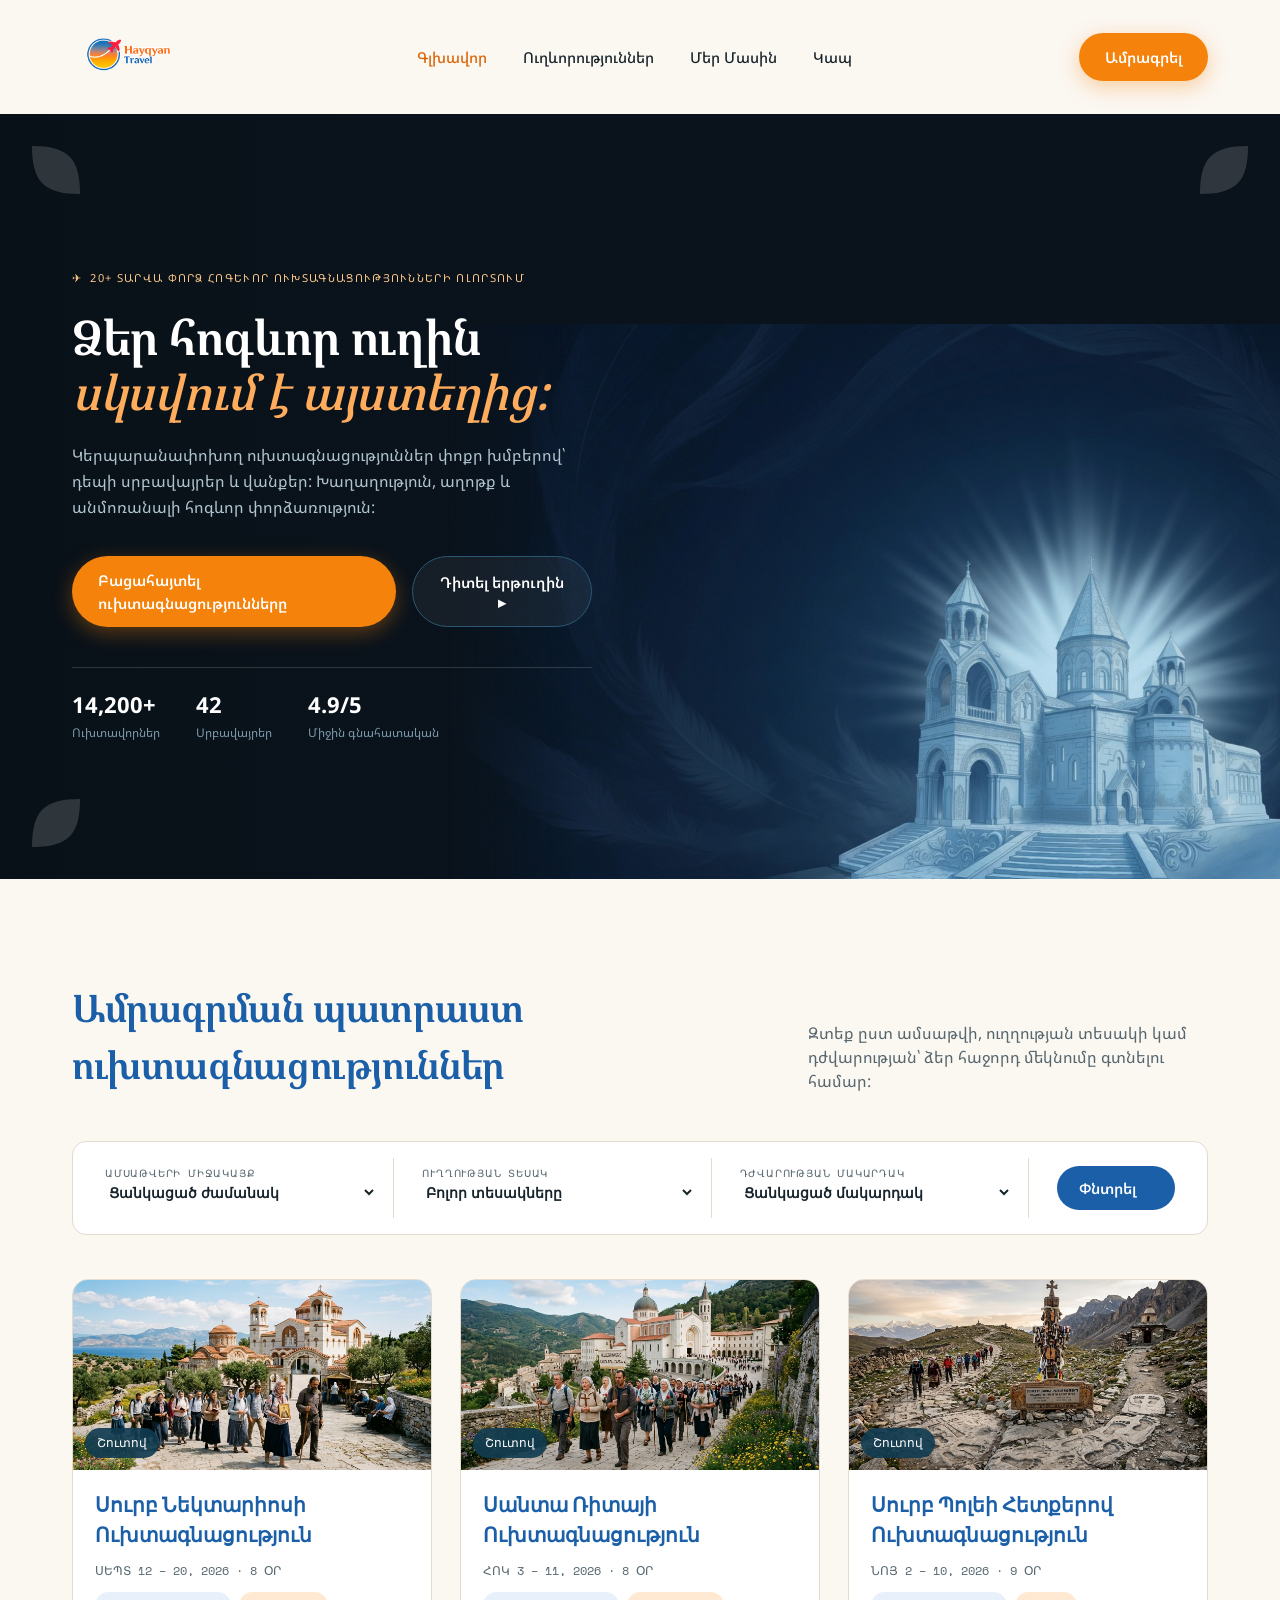
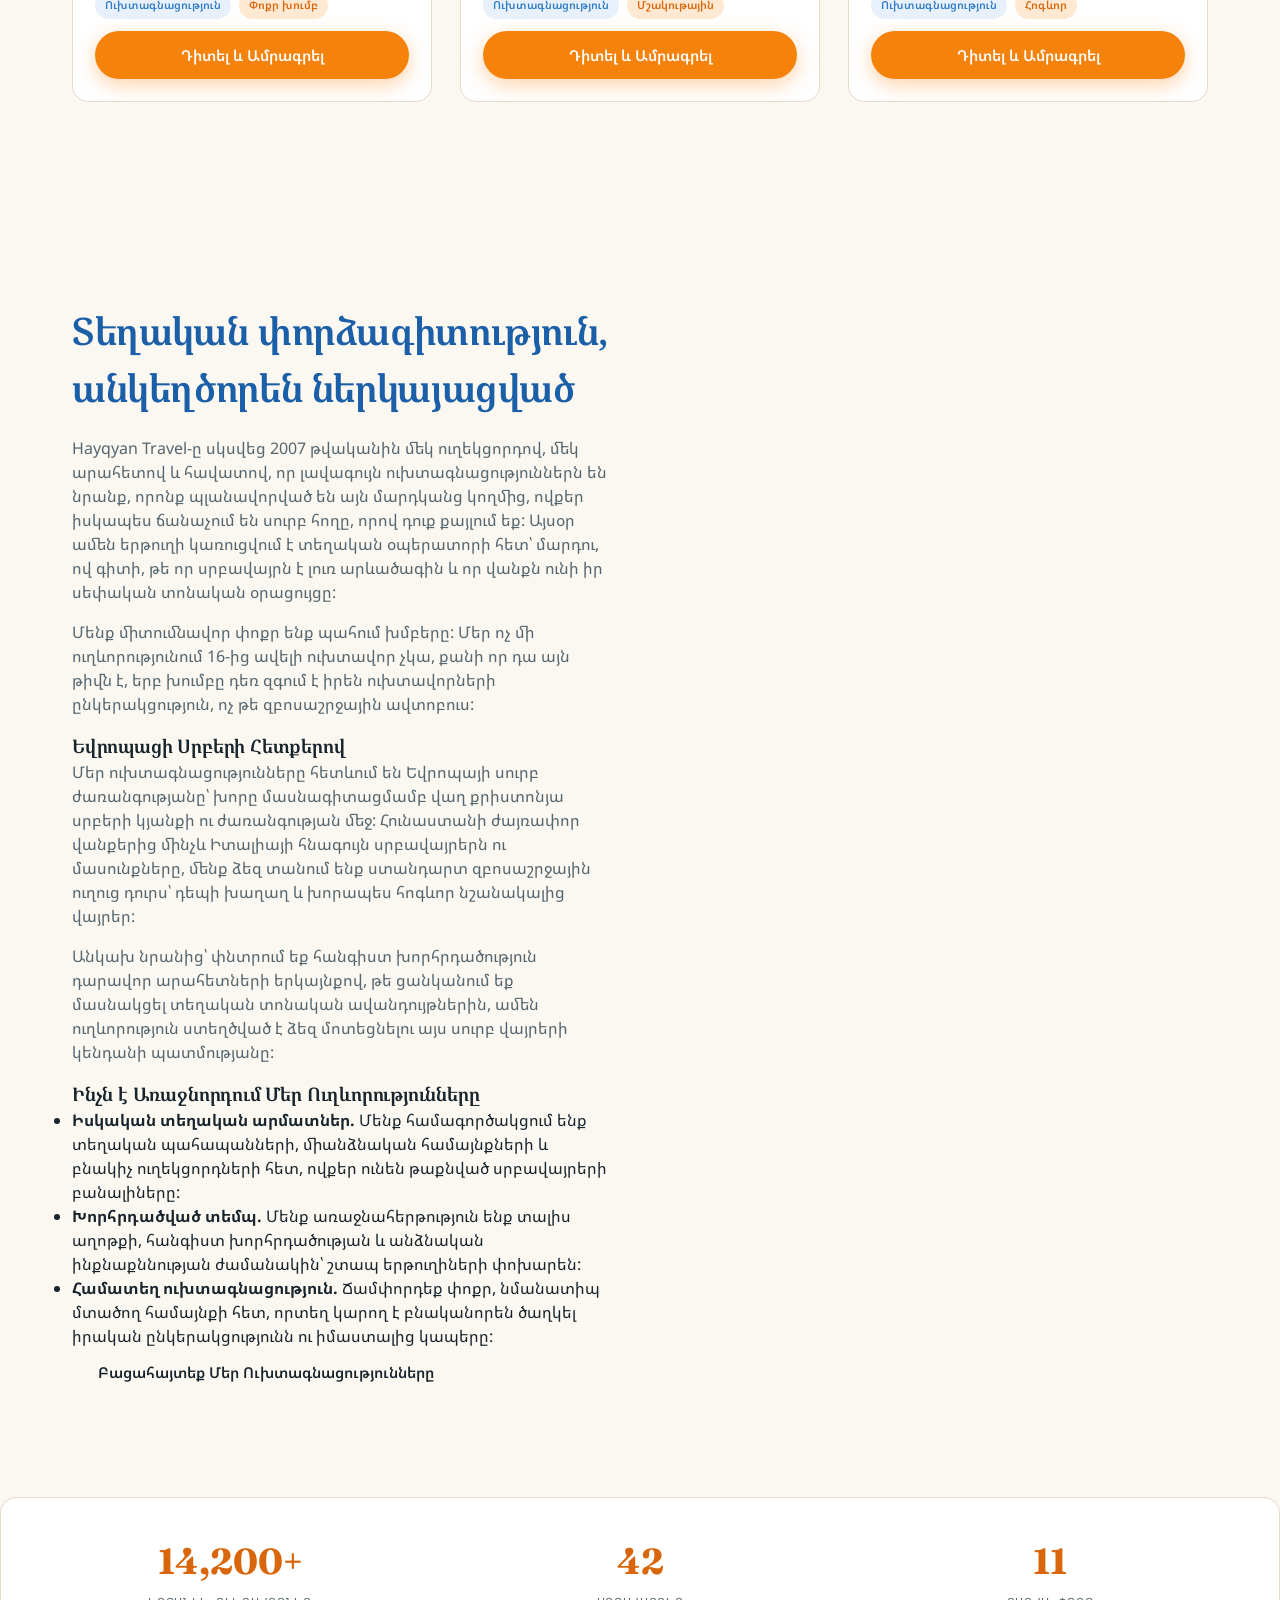
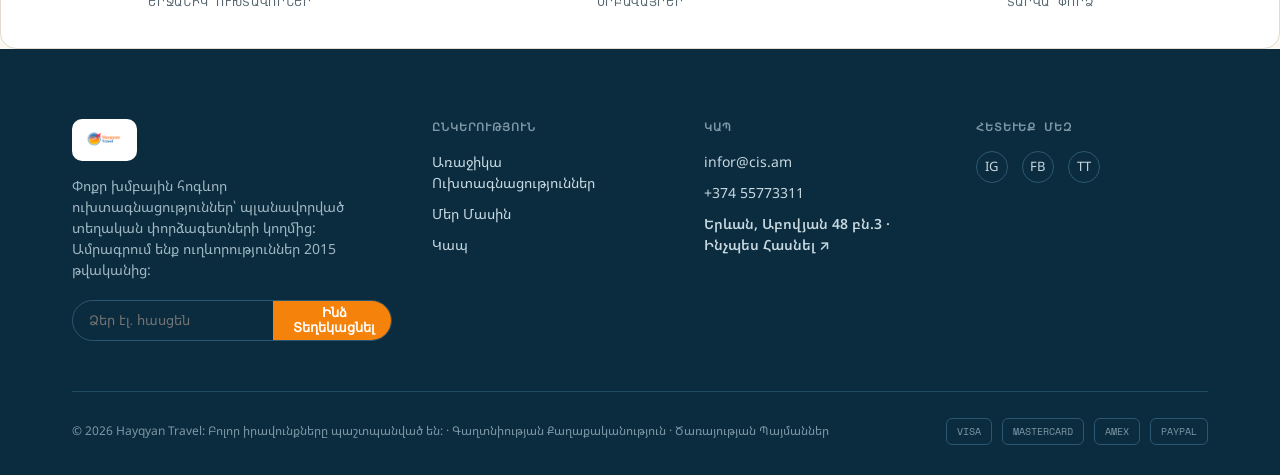
<file: site/index.html>
<!DOCTYPE html>
<html lang="hy">

<head>
  <meta charset="UTF-8">
  <meta name="viewport" content="width=device-width, initial-scale=1.0">
  <title>Hayqyan Travel — Հոգևոր Ուխտագնացություններ</title>

  <!-- Fonts -->
  <link rel="preconnect" href="https://fonts.googleapis.com">
  <link rel="preconnect" href="https://fonts.gstatic.com" crossorigin>
  <link
    href="https://fonts.googleapis.com/css2?family=Fraunces:ital,opsz,wght@0,9..144,400;0,9..144,600;0,9..144,700;1,9..144,500&family=Inter:wght@400;500;600;700&family=Noto+Sans+Armenian:wght@400;500;600;700&family=Noto+Serif+Armenian:wght@500;600;700&family=Space+Mono:wght@400;700&display=swap"
    rel="stylesheet">

  <link rel="stylesheet" href="style.css">
</head>

<body>

  <header>
    <div class="nav">
      <a href="index.html" class="logo"><img src="Assets/logo.png" alt="Hayqyan Travel"></a>
      <nav class="nav-links">
        <a href="index.html">Գլխավոր</a>
        <a href="tours.html">Ուղևորություններ</a>
        <a href="about.html">Մեր Մասին</a>
        <a href="contact.html">Կապ</a>
      </nav>
      <div class="nav-right">
        <a href="tours.html" class="btn btn-persimmon">Ամրագրել</a>
      </div>
    </div>
  </header>

  <!-- ARMENIAN SPIRITUAL HERO SECTION -->
  <section class="hero" id="home">
    <!-- Corner Ornaments -->
    <div class="ornament ornament-top-left"></div>
    <div class="ornament ornament-top-right"></div>
    <div class="ornament ornament-bottom-left"></div>
    <div class="ornament ornament-bottom-right"></div>

    <div class="wrap hero-wrap">
      <!-- Left Column: All Text & Buttons -->
      <div class="hero-content">
        <div class="hero-eyebrow">
          <span>✈</span> 20+ տարվա փորձ հոգևոր ուխտագնացությունների ոլորտում
        </div>

        <h1>Ձեր հոգևոր ուղին <em>սկսվում է այստեղից:</em></h1>

        <p class="sub">
          Կերպարանափոխող ուխտագնացություններ փոքր խմբերով՝ դեպի սրբավայրեր և վանքեր:
          Խաղաղություն, աղոթք և անմոռանալի հոգևոր փորձառություն:
        </p>

        <div class="hero-ctas">
          <a href="tours.html" class="btn btn-persimmon">Բացահայտել ուխտագնացությունները</a>
          <button class="btn btn-ghost hero-trailer-btn">Դիտել երթուղին ▸</button>
        </div>

        <div class="hero-trust">
          <div><b>14,200+</b><span>Ուխտավորներ</span></div>
          <div><b>42</b><span>Սրբավայրեր</span></div>
          <div><b>4.9/5</b><span>Միջին գնահատական</span></div>
        </div>
      </div>
    </div>

    <!-- Church Image Element -->
    <img src="Assets/ejmiatsin.png" alt="Էջմիածնի եկեղեցի" class="hero-church-img">
  </section>

  <section id="tours">
    <div class="wrap">
      <div class="section-head">
        <h2>Ամրագրման պատրաստ ուխտագնացություններ</h2>
        <p>Զտեք ըստ ամսաթվի, ուղղության տեսակի կամ դժվարության՝ ձեր հաջորդ մեկնումը գտնելու համար:</p>
      </div>

      <form class="filter-bar" id="tour-filter-form">
        <div class="filter-pill">
          <label for="filter-date">Ամսաթվերի միջակայք</label>
          <select id="filter-date">
            <option value="all">Ցանկացած ժամանակ</option>
            <option value="30days">Հաջորդ 30 օրում</option>
            <option value="fall2026">Սեպտ. – Նոյ. 2026</option>
            <option value="2027">2027 սեզոն</option>
          </select>
        </div>
        <div class="filter-pill">
          <label for="filter-type">Ուղղության տեսակ</label>
          <select id="filter-type">
            <option value="all">Բոլոր տեսակները</option>
            <option value="mountain">Լեռնային</option>
            <option value="coastal">Ափամերձ</option>
            <option value="cultural">Մշակութային</option>
            <option value="wildlife">Վայրի բնություն</option>
          </select>
        </div>
        <div class="filter-pill">
          <label for="filter-difficulty">Դժվարության մակարդակ</label>
          <select id="filter-difficulty">
            <option value="all">Ցանկացած մակարդակ</option>
            <option value="easy">Հեշտ</option>
            <option value="moderate">Միջին</option>
            <option value="challenging">Բարդ</option>
          </select>
        </div>
        <div class="filter-pill" style="flex:0;">
          <button type="submit" class="btn btn-ocean" style="padding:12px 22px;">Փնտրել</button>
        </div>
      </form>

      <div class="tours-grid">
        <div class="tour-card" data-tour-id="st-nektarios">
          <div class="tour-img" style="background-image:url('Assets/stnektarios.png')">
            <div class="tour-price-badge">Շուտով</div>
          </div>
          <div class="tour-body">
            <div class="tour-dest">Սուրբ Նեկտարիոսի Ուխտագնացություն</div>
            <div class="tour-dates">Սեպտ 12 – 20, 2026 · 8 օր</div>
            <div class="tour-tags"><span class="tag">Ուխտագնացություն</span><span class="tag alt">Փոքր խումբ</span></div>
            <a href="tours.html?id=st-nektarios" class="btn btn-persimmon">Դիտել և Ամրագրել</a>
          </div>
        </div>
        <div class="tour-card" data-tour-id="santa-rita">
          <div class="tour-img" style="background-image:url('Assets/strita.png')">
            <div class="tour-price-badge">Շուտով</div>
          </div>
          <div class="tour-body">
            <div class="tour-dest">Սանտա Ռիտայի Ուխտագնացություն</div>
            <div class="tour-dates">Հոկ 3 – 11, 2026 · 8 օր</div>
            <div class="tour-tags"><span class="tag">Ուխտագնացություն</span><span class="tag alt">Մշակութային</span></div>
            <a href="tours.html?id=santa-rita" class="btn btn-persimmon">Դիտել և Ամրագրել</a>
          </div>
        </div>
        <div class="tour-card" data-tour-id="st-pole">
          <div class="tour-img" style="background-image:url('Assets/stpolefootprints.png')">
            <div class="tour-price-badge">Շուտով</div>
          </div>
          <div class="tour-body">
            <div class="tour-dest">Սուրբ Պոլեի Հետքերով Ուխտագնացություն</div>
            <div class="tour-dates">Նոյ 2 – 10, 2026 · 9 օր</div>
            <div class="tour-tags"><span class="tag">Ուխտագնացություն</span><span class="tag alt">Հոգևոր</span></div>
            <a href="tours.html?id=st-pole" class="btn btn-persimmon">Դիտել և Ամրագրել</a>
          </div>
        </div>
      </div>
    </div>
  </section>

  <section id="about">
    <div class="wrap">
      <div class="about-top">
        <div class="about-section">
          <h2>Տեղական փորձագիտություն, անկեղծորեն ներկայացված</h2>

          <p>Hayqyan Travel-ը սկսվեց 2007 թվականին մեկ ուղեկցորդով, մեկ արահետով և հավատով, որ լավագույն
            ուխտագնացություններն են նրանք, որոնք պլանավորված են այն մարդկանց կողմից, ովքեր իսկապես ճանաչում են
            սուրբ հողը, որով դուք քայլում եք: Այսօր ամեն երթուղի կառուցվում է տեղական օպերատորի հետ՝ մարդու, ով
            գիտի, թե որ սրբավայրն է լուռ արևածագին և որ վանքն ունի իր սեփական տոնական օրացույցը:</p>

          <p>Մենք միտումնավոր փոքր ենք պահում խմբերը: Մեր ոչ մի ուղևորությունում 16-ից ավելի ուխտավոր չկա, քանի որ
            դա այն թիվն է, երբ խումբը դեռ զգում է իրեն ուխտավորների ընկերակցություն, ոչ թե զբոսաշրջային ավտոբուս:</p>

          <h3>Եվրոպացի Սրբերի Հետքերով</h3>
          <p>Մեր ուխտագնացությունները հետևում են Եվրոպայի սուրբ ժառանգությանը՝ խորը մասնագիտացմամբ վաղ քրիստոնյա
            սրբերի կյանքի ու ժառանգության մեջ: Հունաստանի ժայռափոր վանքերից մինչև Իտալիայի հնագույն սրբավայրերն
            ու մասունքները, մենք ձեզ տանում ենք ստանդարտ զբոսաշրջային ուղուց դուրս՝ դեպի խաղաղ և խորապես հոգևոր
            նշանակալից վայրեր:</p>

          <p>Անկախ նրանից՝ փնտրում եք հանգիստ խորհրդածություն դարավոր արահետների երկայնքով, թե ցանկանում եք
            մասնակցել տեղական տոնական ավանդույթներին, ամեն ուղևորություն ստեղծված է ձեզ մոտեցնելու այս սուրբ
            վայրերի կենդանի պատմությանը:</p>

          <h3>Ինչն է Առաջնորդում Մեր Ուղևորությունները</h3>
          <ul>
            <li><strong>Իսկական տեղական արմատներ.</strong> Մենք համագործակցում ենք տեղական պահապանների,
              միանձնական համայնքների և բնակիչ ուղեկցորդների հետ, ովքեր ունեն թաքնված սրբավայրերի բանալիները:</li>
            <li><strong>Խորհրդածված տեմպ.</strong> Մենք առաջնահերթություն ենք տալիս աղոթքի, հանգիստ խորհրդածության
              և անձնական ինքնաքննության ժամանակին՝ շտապ երթուղիների փոխարեն:</li>
            <li><strong>Համատեղ ուխտագնացություն.</strong> Ճամփորդեք փոքր, նմանատիպ մտածող համայնքի հետ, որտեղ
              կարող է բնականորեն ծաղկել իրական ընկերակցությունն ու իմաստալից կապերը:</li>
          </ul>

          <div class="about-cta">
            <a href="#tours" class="btn">Բացահայտեք Մեր Ուխտագնացությունները</a>
          </div>
        </div>
      </div>
    </div>
  </section>
  <div class="stat-row">
    <div class="stat"><b>14,200+</b><span>Երջանիկ ուխտավորներ</span></div>
    <div class="stat"><b>42</b><span>Սրբավայրեր</span></div>
    <div class="stat"><b>11</b><span>Տարվա փորձ</span></div>
  </div>
  </div>
  </div>
  </section>

  <footer id="contact">
    <div class="wrap">
      <div class="footer-top">
        <div class="footer-brand">
          <a href="index.html" class="logo"><img src="Assets/logo.png" alt="Hayqyan Travel"></a>
          <p>Փոքր խմբային հոգևոր ուխտագնացություններ՝ պլանավորված տեղական փորձագետների կողմից: Ամրագրում ենք
            ուղևորություններ 2015 թվականից:</p>
          <form class="newsletter" id="newsletter-form">
            <input type="email" placeholder="Ձեր էլ. հասցեն" required>
            <button type="submit">Ինձ Տեղեկացնել</button>
          </form>
        </div>
        <div class="footer-col">
          <h5>Ընկերություն</h5>
          <a href="tours.html">Առաջիկա Ուխտագնացություններ</a>
          <a href="about.html">Մեր Մասին</a>
          <a href="contact.html">Կապ</a>
        </div>
        <div class="footer-col">
          <h5>Կապ</h5>
          <p>infor@cis.am</p>
          <p>+374 55773311</p>
          <a class="directions-link" style="color:#C7D8E1;"
            href="https://maps.app.goo.gl/GSa9FyJjwZWsJtGd9" target="_blank"
            rel="noopener">Երևան, Աբովյան 48 բն.3 · Ինչպես Հասնել ↗</a>
        </div>
        <div class="footer-col">
          <h5>Հետևեք Մեզ</h5>
          <div class="social">
            <a href="#" aria-label="Instagram">IG</a>
            <a href="#" aria-label="Facebook">FB</a>
            <a href="#" aria-label="TikTok">TT</a>
          </div>
        </div>
      </div>
      <div class="footer-bottom">
        <span>© 2026 Hayqyan Travel: Բոլոր իրավունքները պաշտպանված են: · Գաղտնիության Քաղաքականություն · Ծառայության
          Պայմաններ</span>
        <div class="payment-badges">
          <span>VISA</span><span>MASTERCARD</span><span>AMEX</span><span>PAYPAL</span>
        </div>
      </div>
    </div>
  </footer>

  <script src="script.js"></script>
</body>

</html>
</file>
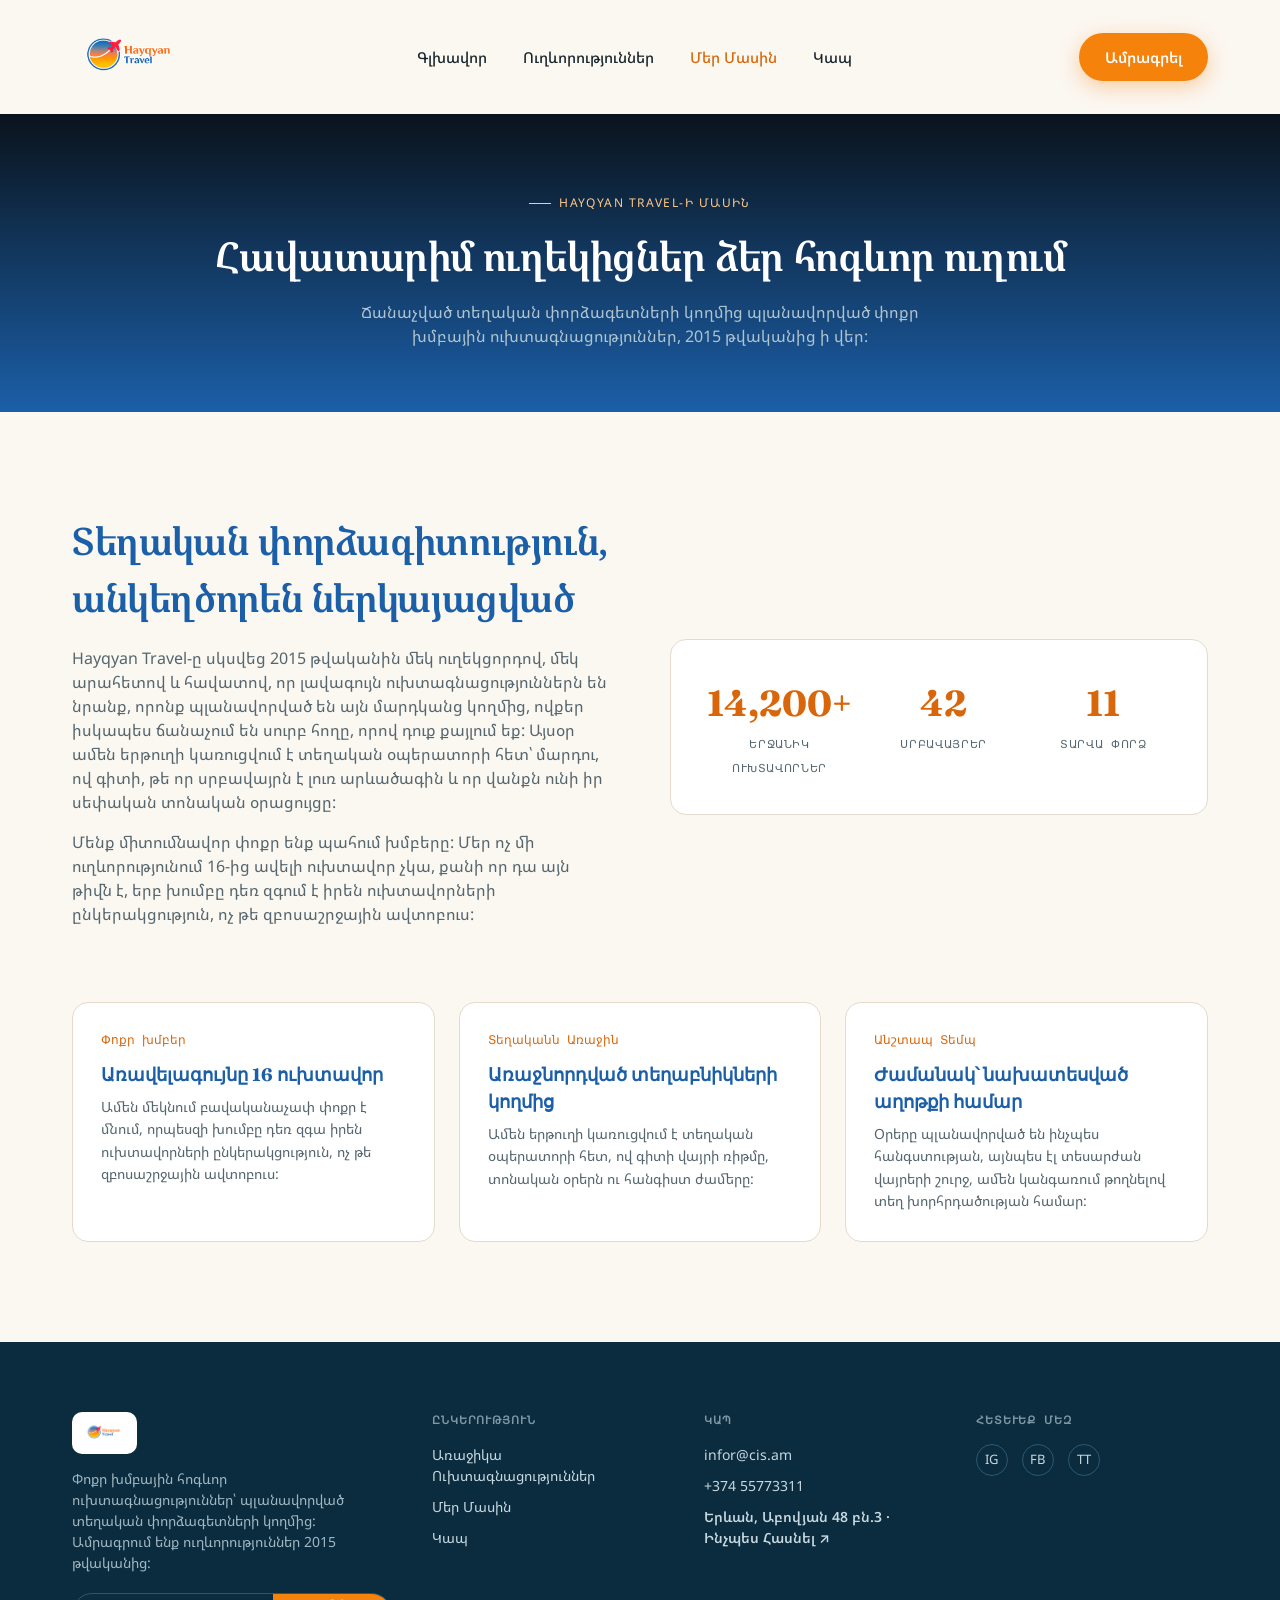
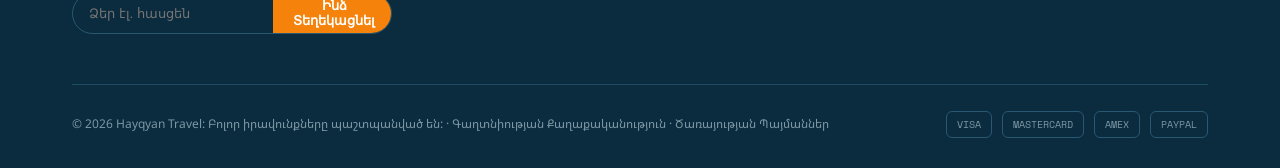
<file: site/about.html>
<!DOCTYPE html>
<html lang="hy">

<head>
  <meta charset="UTF-8">
  <meta name="viewport" content="width=device-width, initial-scale=1.0">
  <title>Մեր Մասին — Hayqyan Travel</title>

  <link rel="preconnect" href="https://fonts.googleapis.com">
  <link rel="preconnect" href="https://fonts.gstatic.com" crossorigin>
  <link
    href="https://fonts.googleapis.com/css2?family=Fraunces:ital,opsz,wght@0,9..144,400;0,9..144,600;0,9..144,700;1,9..144,500&family=Inter:wght@400;500;600;700&family=Noto+Sans+Armenian:wght@400;500;600;700&family=Noto+Serif+Armenian:wght@500;600;700&family=Space+Mono:wght@400;700&display=swap"
    rel="stylesheet">

  <link rel="stylesheet" href="style.css">
</head>

<body>

  <header>
    <div class="nav">
      <a href="index.html" class="logo"><img src="Assets/logo.png" alt="Hayqyan Travel"></a>
      <nav class="nav-links">
        <a href="index.html">Գլխավոր</a>
        <a href="tours.html">Ուղևորություններ</a>
        <a href="about.html">Մեր Մասին</a>
        <a href="contact.html">Կապ</a>
      </nav>
      <div class="nav-right">
        <a href="tours.html" class="btn btn-persimmon">Ամրագրել</a>
      </div>
    </div>
  </header>

  <section class="page-hero">
    <div class="wrap">
      <div class="eyebrow">Hayqyan Travel-ի Մասին</div>
      <h1>Հավատարիմ ուղեկիցներ ձեր հոգևոր ուղում</h1>
      <p>Ճանաչված տեղական փորձագետների կողմից պլանավորված փոքր խմբային ուխտագնացություններ, 2015 թվականից ի վեր:</p>
    </div>
  </section>

  <section id="about">
    <div class="wrap">
      <div class="about-top">
        <div>
          <h2>Տեղական փորձագիտություն, անկեղծորեն ներկայացված</h2>
          <p>Hayqyan Travel-ը սկսվեց 2015 թվականին մեկ ուղեկցորդով, մեկ արահետով և հավատով, որ լավագույն
            ուխտագնացություններն են նրանք, որոնք պլանավորված են այն մարդկանց կողմից, ովքեր իսկապես ճանաչում են
            սուրբ հողը, որով դուք քայլում եք: Այսօր ամեն երթուղի կառուցվում է տեղական օպերատորի հետ՝ մարդու, ով
            գիտի, թե որ սրբավայրն է լուռ արևածագին և որ վանքն ունի իր սեփական տոնական օրացույցը:</p>
          <p>Մենք միտումնավոր փոքր ենք պահում խմբերը: Մեր ոչ մի ուղևորությունում 16-ից ավելի ուխտավոր չկա, քանի որ
            դա այն թիվն է, երբ խումբը դեռ զգում է իրեն ուխտավորների ընկերակցություն, ոչ թե զբոսաշրջային ավտոբուս:</p>
        </div>
        <div class="stat-row">
          <div class="stat"><b>14,200+</b><span>Երջանիկ ուխտավորներ</span></div>
          <div class="stat"><b>42</b><span>Սրբավայրեր</span></div>
          <div class="stat"><b>11</b><span>Տարվա փորձ</span></div>
        </div>
      </div>

      <div class="values-grid">
        <div class="value-card">
          <span class="num">Փոքր խմբեր</span>
          <h4>Առավելագույնը 16 ուխտավոր</h4>
          <p>Ամեն մեկնում բավականաչափ փոքր է մնում, որպեսզի խումբը դեռ զգա իրեն ուխտավորների ընկերակցություն, ոչ
            թե զբոսաշրջային ավտոբուս:</p>
        </div>
        <div class="value-card">
          <span class="num">Տեղականն Առաջին</span>
          <h4>Առաջնորդված տեղաբնիկների կողմից</h4>
          <p>Ամեն երթուղի կառուցվում է տեղական օպերատորի հետ, ով գիտի վայրի ռիթմը, տոնական օրերն ու հանգիստ
            ժամերը:</p>
        </div>
        <div class="value-card">
          <span class="num">Անշտապ Տեմպ</span>
          <h4>Ժամանակ՝ նախատեսված աղոթքի համար</h4>
          <p>Օրերը պլանավորված են ինչպես հանգստության, այնպես էլ տեսարժան վայրերի շուրջ, ամեն կանգառում թողնելով
            տեղ խորհրդածության համար:</p>
        </div>
      </div>
    </div>
  </section>

  <footer>
    <div class="wrap">
      <div class="footer-top">
        <div class="footer-brand">
          <a href="index.html" class="logo"><img src="Assets/logo.png" alt="Hayqyan Travel"></a>
          <p>Փոքր խմբային հոգևոր ուխտագնացություններ՝ պլանավորված տեղական փորձագետների կողմից: Ամրագրում ենք
            ուղևորություններ 2015 թվականից:</p>
          <form class="newsletter" id="newsletter-form">
            <input type="email" placeholder="Ձեր էլ. հասցեն" required>
            <button type="submit">Ինձ Տեղեկացնել</button>
          </form>
        </div>
        <div class="footer-col">
          <h5>Ընկերություն</h5>
          <a href="tours.html">Առաջիկա Ուխտագնացություններ</a>
          <a href="about.html">Մեր Մասին</a>
          <a href="contact.html">Կապ</a>
        </div>
        <div class="footer-col">
          <h5>Կապ</h5>
          <p>infor@cis.am</p>
          <p>+374 55773311</p>
          <a class="directions-link" style="color:#C7D8E1;"
            href="https://maps.app.goo.gl/GSa9FyJjwZWsJtGd9" target="_blank"
            rel="noopener">Երևան, Աբովյան 48 բն.3 · Ինչպես Հասնել ↗</a>
        </div>
        <div class="footer-col">
          <h5>Հետևեք Մեզ</h5>
          <div class="social">
            <a href="#" aria-label="Instagram">IG</a>
            <a href="#" aria-label="Facebook">FB</a>
            <a href="#" aria-label="TikTok">TT</a>
          </div>
        </div>
      </div>
      <div class="footer-bottom">
        <span>© 2026 Hayqyan Travel: Բոլոր իրավունքները պաշտպանված են: · Գաղտնիության Քաղաքականություն · Ծառայության
          Պայմաններ</span>
        <div class="payment-badges">
          <span>VISA</span><span>MASTERCARD</span><span>AMEX</span><span>PAYPAL</span>
        </div>
      </div>
    </div>
  </footer>

  <script src="script.js"></script>
</body>

</html>
</file>
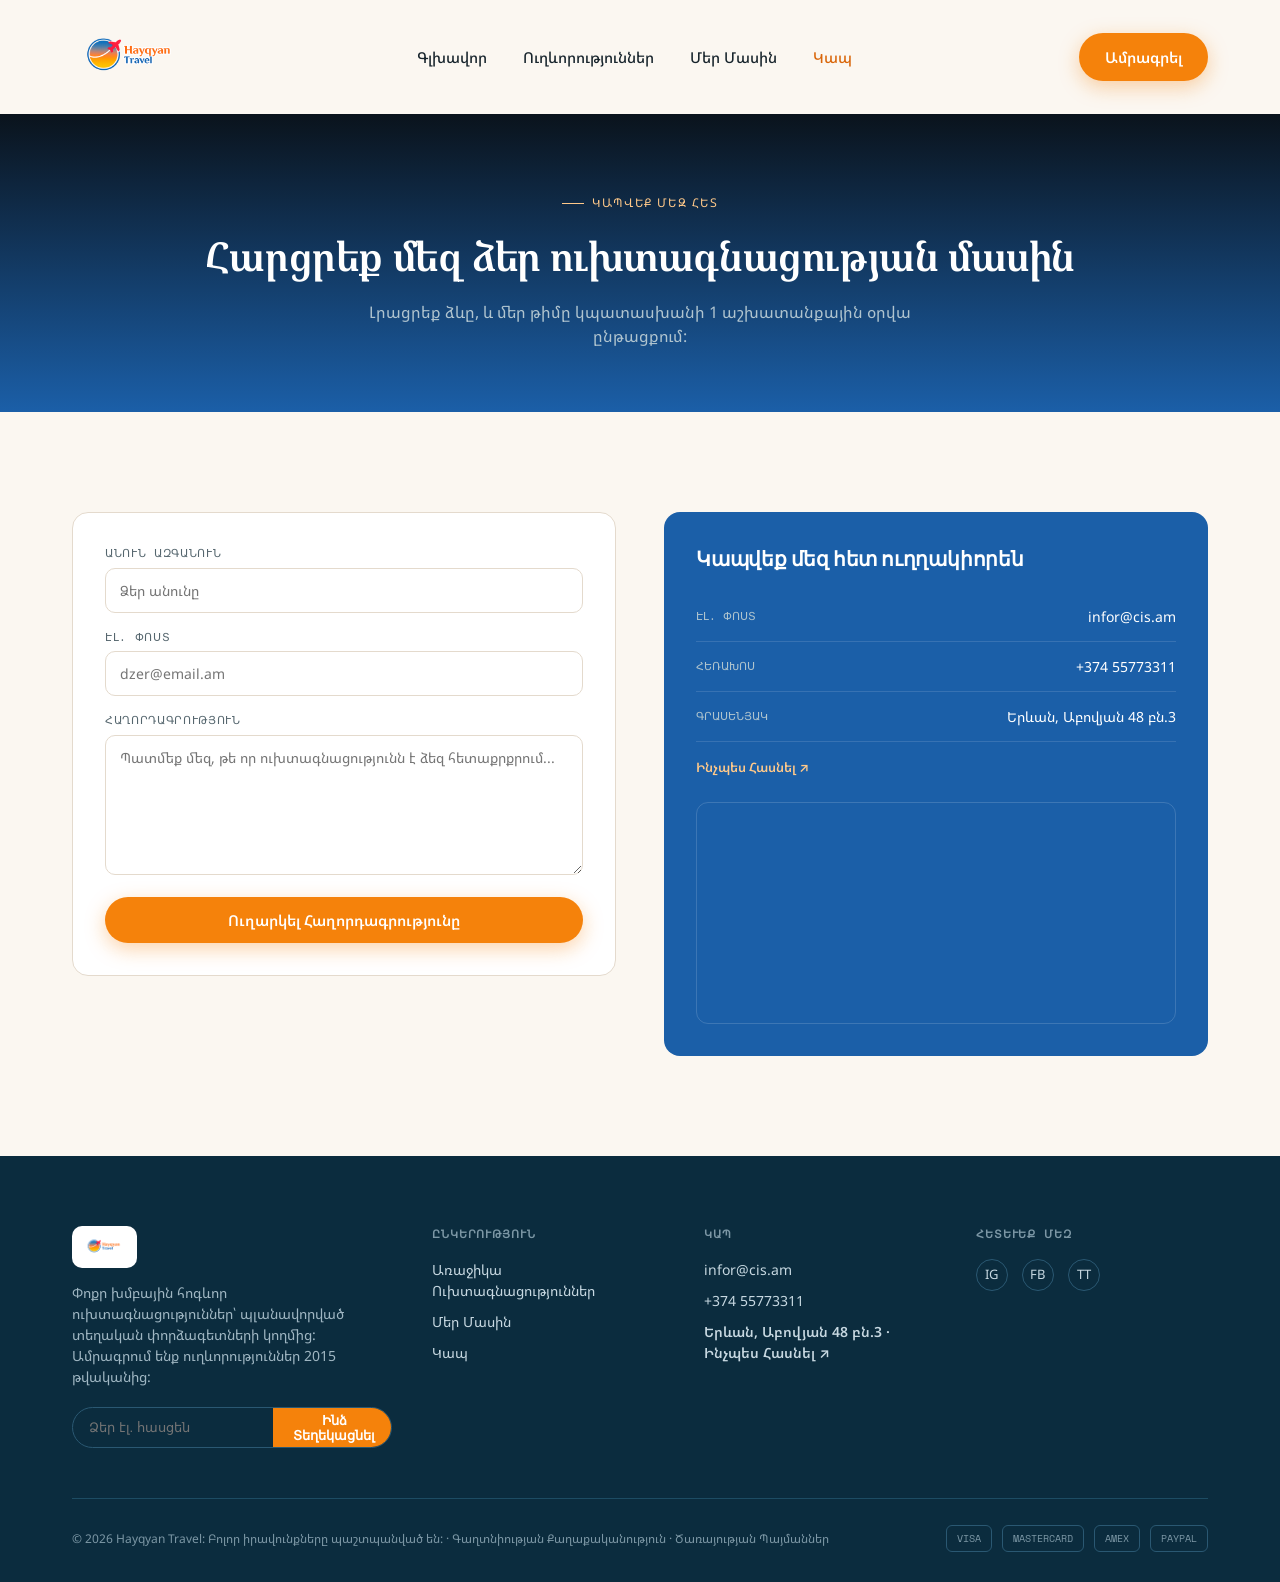
<file: site/contact.html>
<!DOCTYPE html>
<html lang="hy">

<head>
  <meta charset="UTF-8">
  <meta name="viewport" content="width=device-width, initial-scale=1.0">
  <title>Կապ — Hayqyan Travel</title>

  <link rel="preconnect" href="https://fonts.googleapis.com">
  <link rel="preconnect" href="https://fonts.gstatic.com" crossorigin>
  <link
    href="https://fonts.googleapis.com/css2?family=Fraunces:ital,opsz,wght@0,9..144,400;0,9..144,600;0,9..144,700;1,9..144,500&family=Inter:wght@400;500;600;700&family=Noto+Sans+Armenian:wght@400;500;600;700&family=Noto+Serif+Armenian:wght@500;600;700&family=Space+Mono:wght@400;700&display=swap"
    rel="stylesheet">

  <link rel="stylesheet" href="style.css">
</head>

<body>

  <header>
    <div class="nav">
      <a href="index.html" class="logo"><img src="Assets/logo.png" alt="Hayqyan Travel"></a>
      <nav class="nav-links">
        <a href="index.html">Գլխավոր</a>
        <a href="tours.html">Ուղևորություններ</a>
        <a href="about.html">Մեր Մասին</a>
        <a href="contact.html">Կապ</a>
      </nav>
      <div class="nav-right">
        <a href="tours.html" class="btn btn-persimmon">Ամրագրել</a>
      </div>
    </div>
  </header>

  <section class="page-hero">
    <div class="wrap">
      <div class="eyebrow">Կապվեք Մեզ Հետ</div>
      <h1>Հարցրեք մեզ ձեր ուխտագնացության մասին</h1>
      <p>Լրացրեք ձևը, և մեր թիմը կպատասխանի 1 աշխատանքային օրվա ընթացքում:</p>
    </div>
  </section>

  <section>
    <div class="wrap">
      <div class="contact-grid">
        <form class="contact-form" id="contact-form">
          <div>
            <label for="contact-name">Անուն Ազգանուն</label>
            <input type="text" id="contact-name" name="name" placeholder="Ձեր անունը" required>
          </div>
          <div>
            <label for="contact-email">Էլ. Փոստ</label>
            <input type="email" id="contact-email" name="email" placeholder="dzer@email.am" required>
          </div>
          <div>
            <label for="contact-message">Հաղորդագրություն</label>
            <textarea id="contact-message" name="message" rows="6"
              placeholder="Պատմեք մեզ, թե որ ուխտագնացությունն է ձեզ հետաքրքրում..."></textarea>
          </div>
          <button type="submit" class="btn btn-persimmon" style="justify-content:center;">Ուղարկել
            Հաղորդագրությունը</button>
        </form>

        <div>
          <div class="contact-info">
            <h3>Կապվեք մեզ հետ ուղղակիորեն</h3>
            <div class="contact-line"><span>Էլ. փոստ</span><span>infor@cis.am</span></div>
            <div class="contact-line"><span>Հեռախոս</span><span>+374 55773311</span></div>
            <div class="contact-line"><span>Գրասենյակ</span><span>Երևան, Աբովյան 48 բն.3</span></div>
            <a class="directions-link" href="https://maps.app.goo.gl/GSa9FyJjwZWsJtGd9" target="_blank" rel="noopener"
              style="margin-top:16px;">Ինչպես Հասնել ↗</a>

            <div class="map-embed">
              <iframe title="Գրասենյակի քարտեզ"
                src="https://www.google.com/maps?q=40.1876883,44.5240391&z=16&output=embed" loading="lazy"
                referrerpolicy="no-referrer-when-downgrade"></iframe>
            </div>
          </div>
        </div>
      </div>
    </div>
  </section>

  <footer>
    <div class="wrap">
      <div class="footer-top">
        <div class="footer-brand">
          <a href="index.html" class="logo"><img src="Assets/logo.png" alt="Hayqyan Travel"></a>
          <p>Փոքր խմբային հոգևոր ուխտագնացություններ՝ պլանավորված տեղական փորձագետների կողմից: Ամրագրում ենք
            ուղևորություններ 2015 թվականից:</p>
          <form class="newsletter" id="newsletter-form">
            <input type="email" placeholder="Ձեր էլ. հասցեն" required>
            <button type="submit">Ինձ Տեղեկացնել</button>
          </form>
        </div>
        <div class="footer-col">
          <h5>Ընկերություն</h5>
          <a href="tours.html">Առաջիկա Ուխտագնացություններ</a>
          <a href="about.html">Մեր Մասին</a>
          <a href="contact.html">Կապ</a>
        </div>
        <div class="footer-col">
          <h5>Կապ</h5>
          <p>infor@cis.am</p>
          <p>+374 55773311</p>
          <a class="directions-link" style="color:#C7D8E1;"
            href="https://maps.app.goo.gl/GSa9FyJjwZWsJtGd9" target="_blank"
            rel="noopener">Երևան, Աբովյան 48 բն.3 · Ինչպես Հասնել ↗</a>
        </div>
        <div class="footer-col">
          <h5>Հետևեք Մեզ</h5>
          <div class="social">
            <a href="#" aria-label="Instagram">IG</a>
            <a href="#" aria-label="Facebook">FB</a>
            <a href="#" aria-label="TikTok">TT</a>
          </div>
        </div>
      </div>
      <div class="footer-bottom">
        <span>© 2026 Hayqyan Travel: Բոլոր իրավունքները պաշտպանված են: · Գաղտնիության Քաղաքականություն · Ծառայության
          Պայմաններ</span>
        <div class="payment-badges">
          <span>VISA</span><span>MASTERCARD</span><span>AMEX</span><span>PAYPAL</span>
        </div>
      </div>
    </div>
  </footer>

  <script src="script.js"></script>
</body>

</html>
</file>
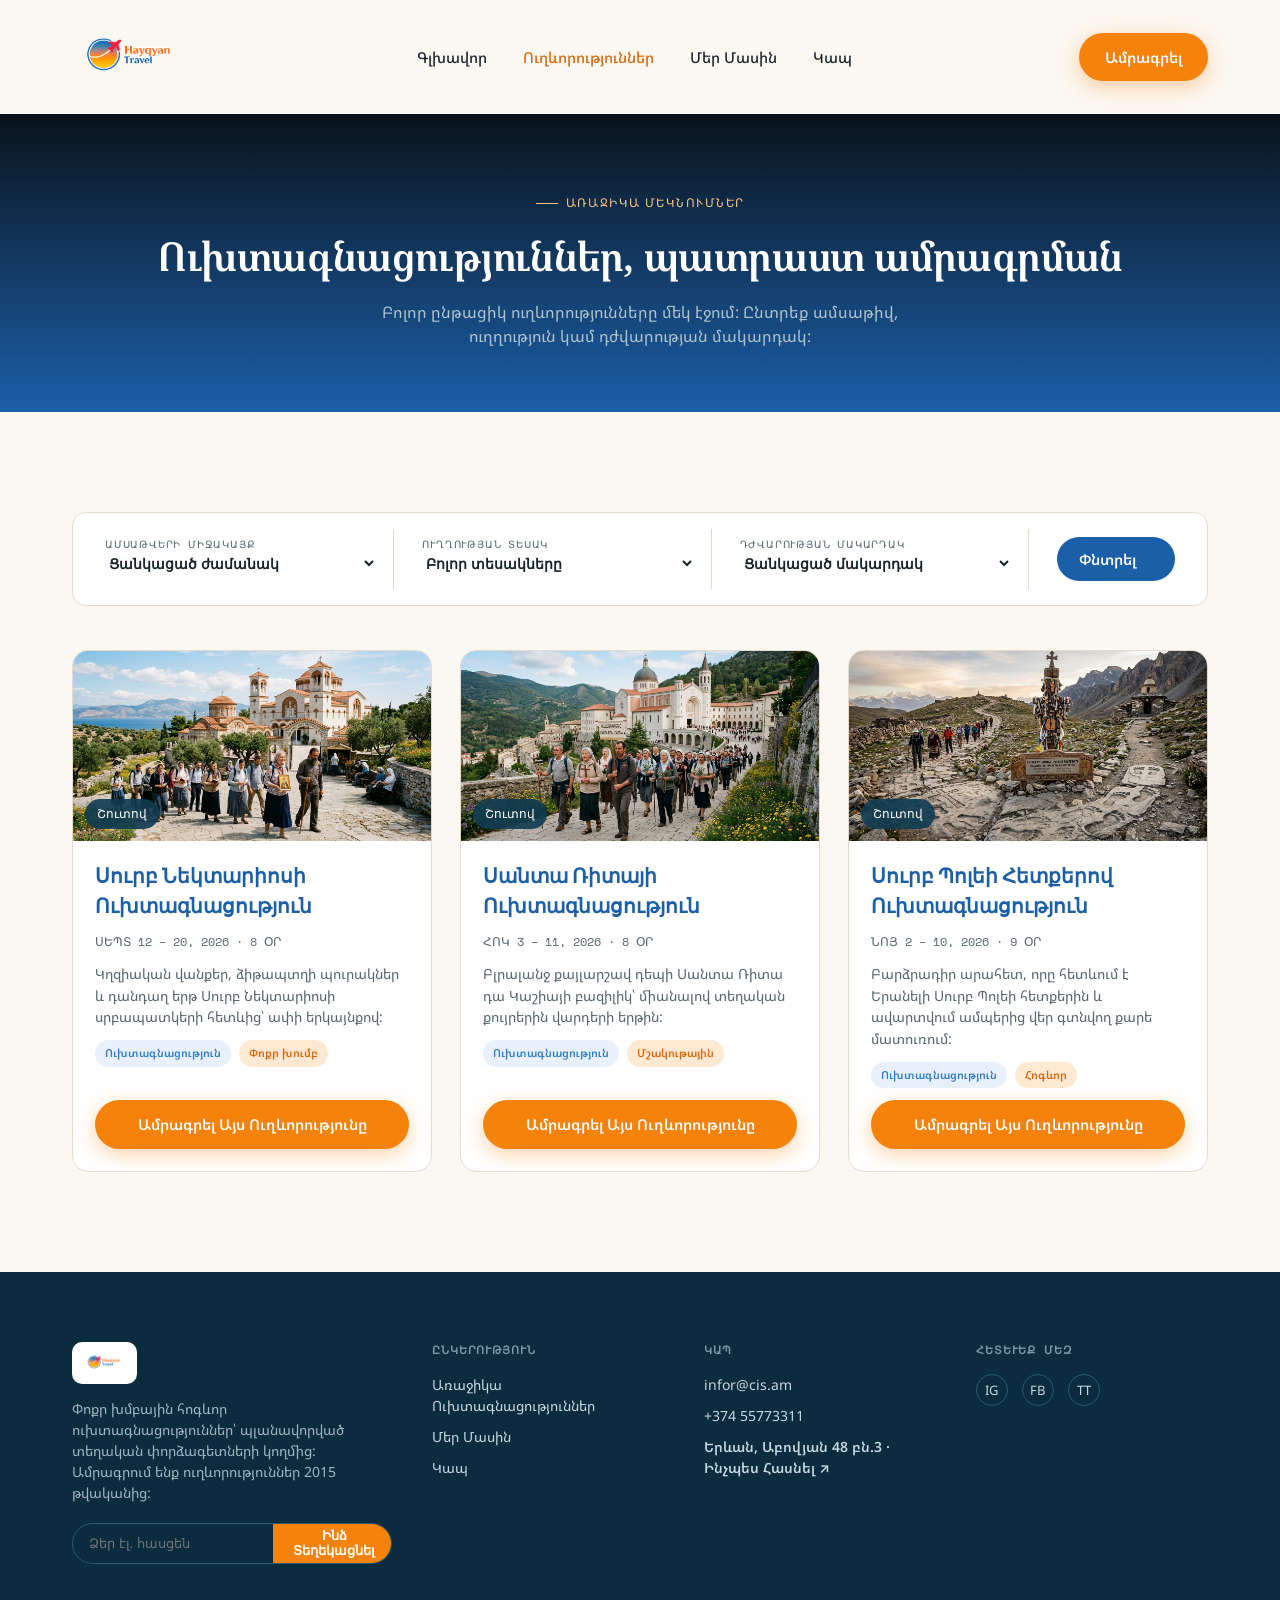
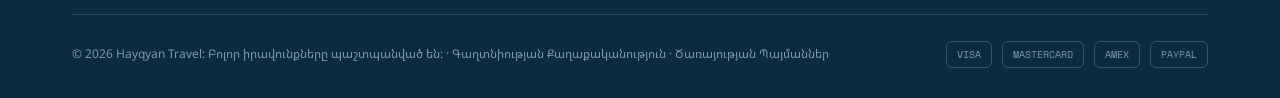
<file: site/tours.html>
<!DOCTYPE html>
<html lang="hy">

<head>
  <meta charset="UTF-8">
  <meta name="viewport" content="width=device-width, initial-scale=1.0">
  <title>Ուղևորություններ — Hayqyan Travel</title>

  <link rel="preconnect" href="https://fonts.googleapis.com">
  <link rel="preconnect" href="https://fonts.gstatic.com" crossorigin>
  <link
    href="https://fonts.googleapis.com/css2?family=Fraunces:ital,opsz,wght@0,9..144,400;0,9..144,600;0,9..144,700;1,9..144,500&family=Inter:wght@400;500;600;700&family=Noto+Sans+Armenian:wght@400;500;600;700&family=Noto+Serif+Armenian:wght@500;600;700&family=Space+Mono:wght@400;700&display=swap"
    rel="stylesheet">

  <link rel="stylesheet" href="style.css">
</head>

<body>

  <header>
    <div class="nav">
      <a href="index.html" class="logo"><img src="Assets/logo.png" alt="Hayqyan Travel"></a>
      <nav class="nav-links">
        <a href="index.html">Գլխավոր</a>
        <a href="tours.html">Ուղևորություններ</a>
        <a href="about.html">Մեր Մասին</a>
        <a href="contact.html">Կապ</a>
      </nav>
      <div class="nav-right">
        <a href="contact.html" class="btn btn-persimmon">Ամրագրել</a>
      </div>
    </div>
  </header>

  <section class="page-hero">
    <div class="wrap">
      <div class="eyebrow">Առաջիկա Մեկնումներ</div>
      <h1>Ուխտագնացություններ, պատրաստ ամրագրման</h1>
      <p>Բոլոր ընթացիկ ուղևորությունները մեկ էջում: Ընտրեք ամսաթիվ, ուղղություն կամ դժվարության մակարդակ:</p>
    </div>
  </section>

  <section id="tours">
    <div class="wrap">

      <form class="filter-bar" id="tour-filter-form">
        <div class="filter-pill">
          <label for="filter-date">Ամսաթվերի միջակայք</label>
          <select id="filter-date">
            <option value="all">Ցանկացած ժամանակ</option>
            <option value="30days">Հաջորդ 30 օրում</option>
            <option value="fall2026">Սեպտ. – Նոյ. 2026</option>
            <option value="2027">2027 սեզոն</option>
          </select>
        </div>
        <div class="filter-pill">
          <label for="filter-type">Ուղղության տեսակ</label>
          <select id="filter-type">
            <option value="all">Բոլոր տեսակները</option>
            <option value="mountain">Լեռնային</option>
            <option value="coastal">Ափամերձ</option>
            <option value="cultural">Մշակութային</option>
            <option value="wildlife">Վայրի բնություն</option>
          </select>
        </div>
        <div class="filter-pill">
          <label for="filter-difficulty">Դժվարության մակարդակ</label>
          <select id="filter-difficulty">
            <option value="all">Ցանկացած մակարդակ</option>
            <option value="easy">Հեշտ</option>
            <option value="moderate">Միջին</option>
            <option value="challenging">Բարդ</option>
          </select>
        </div>
        <div class="filter-pill" style="flex:0;">
          <button type="submit" class="btn btn-ocean" style="padding:12px 22px;">Փնտրել</button>
        </div>
      </form>

      <div class="tours-grid">
        <div class="tour-card" data-tour-id="st-nektarios">
          <div class="tour-img" style="background-image:url('Assets/stnektarios.png')">
            <div class="tour-price-badge">Շուտով</div>
          </div>
          <div class="tour-body">
            <div class="tour-dest">Սուրբ Նեկտարիոսի Ուխտագնացություն</div>
            <div class="tour-dates">Սեպտ 12 – 20, 2026 · 8 օր</div>
            <p class="tour-desc">Կղզիական վանքեր, ձիթապտղի պուրակներ և դանդաղ երթ Սուրբ Նեկտարիոսի սրբապատկերի
              հետևից՝ ափի երկայնքով:</p>
            <div class="tour-tags"><span class="tag">Ուխտագնացություն</span><span class="tag alt">Փոքր խումբ</span></div>
            <a href="contact.html?interest=Սուրբ%20Նեկտարիոսի%20Ուխտագնացություն" class="btn btn-persimmon">Ամրագրել
              Այս Ուղևորությունը</a>
          </div>
        </div>
        <div class="tour-card" data-tour-id="santa-rita">
          <div class="tour-img" style="background-image:url('Assets/strita.png')">
            <div class="tour-price-badge">Շուտով</div>
          </div>
          <div class="tour-body">
            <div class="tour-dest">Սանտա Ռիտայի Ուխտագնացություն</div>
            <div class="tour-dates">Հոկ 3 – 11, 2026 · 8 օր</div>
            <p class="tour-desc">Բլրալանջ քայլարշավ դեպի Սանտա Ռիտա դա Կաշիայի բազիլիկ՝ միանալով տեղական քույրերին
              վարդերի երթին:</p>
            <div class="tour-tags"><span class="tag">Ուխտագնացություն</span><span class="tag alt">Մշակութային</span></div>
            <a href="contact.html?interest=Սանտա%20Ռիտայի%20Ուխտագնացություն" class="btn btn-persimmon">Ամրագրել
              Այս Ուղևորությունը</a>
          </div>
        </div>
        <div class="tour-card" data-tour-id="st-pole">
          <div class="tour-img" style="background-image:url('Assets/stpolefootprints.png')">
            <div class="tour-price-badge">Շուտով</div>
          </div>
          <div class="tour-body">
            <div class="tour-dest">Սուրբ Պոլեի Հետքերով Ուխտագնացություն</div>
            <div class="tour-dates">Նոյ 2 – 10, 2026 · 9 օր</div>
            <p class="tour-desc">Բարձրադիր արահետ, որը հետևում է Երանելի Սուրբ Պոլեի հետքերին և ավարտվում ամպերից
              վեր գտնվող քարե մատուռում:</p>
            <div class="tour-tags"><span class="tag">Ուխտագնացություն</span><span class="tag alt">Հոգևոր</span></div>
            <a href="contact.html?interest=Սուրբ%20Պոլեի%20Հետքերով%20Ուխտագնացություն"
              class="btn btn-persimmon">Ամրագրել Այս Ուղևորությունը</a>
          </div>
        </div>
      </div>
    </div>
  </section>

  <footer>
    <div class="wrap">
      <div class="footer-top">
        <div class="footer-brand">
          <a href="index.html" class="logo"><img src="Assets/logo.png" alt="Hayqyan Travel"></a>
          <p>Փոքր խմբային հոգևոր ուխտագնացություններ՝ պլանավորված տեղական փորձագետների կողմից: Ամրագրում ենք
            ուղևորություններ 2015 թվականից:</p>
          <form class="newsletter" id="newsletter-form">
            <input type="email" placeholder="Ձեր էլ. հասցեն" required>
            <button type="submit">Ինձ Տեղեկացնել</button>
          </form>
        </div>
        <div class="footer-col">
          <h5>Ընկերություն</h5>
          <a href="tours.html">Առաջիկա Ուխտագնացություններ</a>
          <a href="about.html">Մեր Մասին</a>
          <a href="contact.html">Կապ</a>
        </div>
        <div class="footer-col">
          <h5>Կապ</h5>
          <p>infor@cis.am</p>
          <p>+374 55773311</p>
          <a class="directions-link" style="color:#C7D8E1;"
            href="https://maps.app.goo.gl/GSa9FyJjwZWsJtGd9" target="_blank"
            rel="noopener">Երևան, Աբովյան 48 բն.3 · Ինչպես Հասնել ↗</a>
        </div>
        <div class="footer-col">
          <h5>Հետևեք Մեզ</h5>
          <div class="social">
            <a href="#" aria-label="Instagram">IG</a>
            <a href="#" aria-label="Facebook">FB</a>
            <a href="#" aria-label="TikTok">TT</a>
          </div>
        </div>
      </div>
      <div class="footer-bottom">
        <span>© 2026 Hayqyan Travel: Բոլոր իրավունքները պաշտպանված են: · Գաղտնիության Քաղաքականություն · Ծառայության
          Պայմաններ</span>
        <div class="payment-badges">
          <span>VISA</span><span>MASTERCARD</span><span>AMEX</span><span>PAYPAL</span>
        </div>
      </div>
    </div>
  </footer>

  <script src="script.js"></script>
</body>

</html>
</file>
<file: site/style.css>
:root {
    --persimmon: #F5820B;
    --persimmon-deep: #D9660A;
    --persimmon-light: #FFE9D2;
    --ocean: #1B5FA8;
    --ocean-mid: #2E7BC6;
    --ocean-light: #E8F1FB;
    --brand-red: #E8303A;
    --off-white: #FBF7F1;
    --white: #FFFFFF;
    --ink: #17242C;
    --ink-soft: #55666E;
    --line: #E4DACD;

    /* Typography */
    --display-hy: 'Noto Serif Armenian', Georgia, serif;
    --body-hy: 'Noto Sans Armenian', sans-serif;
    --display: 'Fraunces', serif;
    --body: 'Inter', sans-serif;
    --mono: 'Space Mono', monospace;
}

* {
    box-sizing: border-box;
    margin: 0;
    padding: 0;
}

body {
    font-family: var(--body-hy), var(--body);
    background: var(--off-white);
    color: var(--ink);
    line-height: 1.5;
}

img {
    max-width: 100%;
    display: block;
}

a {
    text-decoration: none;
    color: inherit;
}

.wrap {
    max-width: 1200px;
    margin: 0 auto;
    padding: 0 32px;
}

h1,
h2,
h3 {
    font-family: var(--display-hy), var(--display);
    font-weight: 600;
    letter-spacing: -0.01em;
}

.eyebrow {
    font-family: var(--body-hy), var(--mono);
    font-size: 12px;
    letter-spacing: 0.12em;
    text-transform: uppercase;
    color: var(--persimmon-deep);
    display: flex;
    align-items: center;
    gap: 8px;
    margin-bottom: 14px;
}

.eyebrow::before {
    content: "";
    width: 22px;
    height: 1px;
    background: var(--persimmon-deep);
}

.btn {
    display: inline-flex;
    align-items: center;
    gap: 8px;
    font-family: var(--body-hy), var(--body);
    font-weight: 600;
    font-size: 15px;
    padding: 13px 26px;
    border-radius: 100px;
    border: none;
    cursor: pointer;
    transition: .2s ease;
}

.btn-persimmon {
    background: var(--persimmon);
    color: #fff;
    box-shadow: 0 6px 20px rgba(245, 130, 11, 0.35);
}

.btn-persimmon:hover {
    background: var(--persimmon-deep);
    transform: translateY(-1px);
}

.btn-ocean {
    background: var(--ocean);
    color: #fff;
}

.btn-ocean:hover {
    background: var(--ocean-mid);
}

.btn-outline {
    background: transparent;
    border: 1.5px solid var(--persimmon);
    color: var(--persimmon-deep);
}

.btn-outline:hover {
    background: var(--persimmon-light);
}

.btn-ghost {
    background: rgba(255, 255, 255, 0.05);
    border: 1.5px solid #2A5872;
    color: #ffffff;
}

.btn-ghost:hover {
    background: rgba(255, 255, 255, 0.12);
}

/* ---------- HEADER ---------- */
header .logo img {
    height: 78px;
    width: auto;
    display: block;
}

.footer-brand .logo img {
    height: 42px;
    background: #fff;
    border-radius: 10px;
    padding: 6px 10px;
}

.nav {
    display: flex;
    align-items: center;
    justify-content: space-between;
    padding: 18px 32px;
    max-width: 1200px;
    margin: 0 auto;
}

.logo {
    display: flex;
    align-items: center;
    gap: 10px;
    font-family: var(--display);
    font-weight: 700;
    font-size: 21px;
    color: var(--ocean);
}

.logo img {
    height: 42px;
    width: auto;
    display: block;
}

.footer-brand .logo img {
    height: 42px;
    background: #fff;
    border-radius: 10px;
    padding: 6px 10px;
}

.nav-links {
    display: flex;
    gap: 36px;
    font-size: 15px;
    font-weight: 500;
    color: var(--ink);
}

.nav-links a {
    position: relative;
    padding: 4px 0;
}

.nav-links a:hover,
.nav-links a.active {
    color: var(--persimmon-deep);
}

.nav-right {
    display: flex;
    align-items: center;
    gap: 22px;
}

/* ---------- ARMENIAN SPIRITUAL HERO SECTION ---------- */
.hero {
    position: relative;
    overflow: hidden;
    background: linear-gradient(to right, #091118 0%, #0a131c 40%, transparent 100%), #0a131c;
    color: #fff;
    padding: 120px 0 100px;
    min-height: 85vh;
    display: flex;
    align-items: center;
}

.hero-church-img {
    position: absolute;
    bottom: 0;
    right: 0;
    height: 100%;
    max-width: 65%;
    object-fit: contain;
    object-position: bottom right;
    pointer-events: none;
    z-index: 1;
    mask-image: linear-gradient(to right, transparent 0%, black 15%);
    -webkit-mask-image: linear-gradient(to right, transparent 0%, black 15%);
}

.hero-wrap {
    display: block;
    position: relative;
    z-index: 2;
    width: 100%;
}

.hero-content {
    max-width: 520px;
}

.hero-eyebrow {
    font-family: var(--body-hy), sans-serif;
    font-size: 11px;
    letter-spacing: 0.12em;
    text-transform: uppercase;
    color: #FFC98A;
    margin-bottom: 22px;
    display: flex;
    align-items: center;
    gap: 8px;
}

.hero h1 {
    font-family: var(--display-hy), Georgia, serif;
    font-size: 48px;
    line-height: 1.15;
    color: #ffffff;
    margin-bottom: 24px;
}

.hero h1 em {
    font-style: italic;
    color: #FFAD5C;
    font-weight: 500;
}

.hero p.sub {
    font-family: var(--body-hy), sans-serif;
    font-size: 16px;
    line-height: 1.6;
    color: #b0c4cf;
    margin-bottom: 36px;
}

.hero-ctas {
    display: flex;
    gap: 16px;
    margin-bottom: 40px;
}

.hero-trust {
    display: flex;
    gap: 36px;
    border-top: 1px solid rgba(255, 255, 255, 0.15);
    padding-top: 24px;
}

.hero-trust b {
    font-size: 22px;
    font-weight: 700;
    color: #ffffff;
    display: block;
    line-height: 1.2;
}

.hero-trust span {
    font-family: var(--body-hy), sans-serif;
    font-size: 12px;
    color: #7b99a9;
}

/* Corner Ornaments */
.ornament {
    position: absolute;
    width: 120px;
    height: 120px;
    opacity: 0.15;
    pointer-events: none;
    background-size: contain;
    background-repeat: no-repeat;
    background-image: url('data:image/svg+xml;utf8,<svg xmlns="http://www.w3.org/2000/svg" viewBox="0 0 100 100"><path fill="%23FFFFFF" d="M10,10 C40,10 50,20 50,50 C20,50 10,40 10,10 Z"/></svg>');
}

.ornament-top-left {
    top: 20px;
    left: 20px;
}

.ornament-top-right {
    top: 20px;
    right: 20px;
    transform: scaleX(-1);
}

.ornament-bottom-left {
    bottom: 20px;
    left: 20px;
    transform: scaleY(-1);
}

.ornament-bottom-right {
    bottom: 20px;
    right: 20px;
    transform: scale(-1);
}

/* Smaller hero for inner pages */
.page-hero {
    background: linear-gradient(to bottom, #0a131c, #1B5FA8);
    color: #fff;
    padding: 80px 0 64px;
    text-align: center;
}

.page-hero .eyebrow {
    justify-content: center;
    color: #FFC98A;
}

.page-hero .eyebrow::before {
    background: #FFC98A;
}

.page-hero h1 {
    font-family: var(--display-hy), Georgia, serif;
    font-size: 40px;
    color: #fff;
    margin-bottom: 14px;
}

.page-hero p {
    color: #b0c4cf;
    max-width: 560px;
    margin: 0 auto;
    font-size: 16px;
}

/* ---------- SECTION SHARED ---------- */
section {
    padding: 100px 0;
}

.section-head {
    display: flex;
    justify-content: space-between;
    align-items: flex-end;
    margin-bottom: 48px;
    gap: 24px;
}

.section-head h2 {
    font-size: 38px;
    color: var(--ocean);
    max-width: 560px;
}

.section-head p {
    color: var(--ink-soft);
    font-size: 16px;
    max-width: 400px;
}

/* ---------- FILTER BAR ---------- */
.filter-bar {
    display: flex;
    flex-wrap: wrap;
    gap: 12px;
    background: #fff;
    border: 1px solid var(--line);
    border-radius: 14px;
    padding: 16px;
    margin-bottom: 44px;
}

.filter-pill {
    display: flex;
    flex-direction: column;
    gap: 2px;
    padding: 8px 16px;
    border-right: 1px solid var(--line);
    flex: 1;
    min-width: 150px;
}

.filter-pill:last-child {
    border-right: none;
    flex: 0;
}

.filter-pill label {
    font-family: var(--mono);
    font-size: 10px;
    text-transform: uppercase;
    letter-spacing: 0.08em;
    color: var(--ink-soft);
}

.filter-pill select,
.filter-pill input {
    border: none;
    font-family: var(--body);
    font-size: 14px;
    font-weight: 600;
    color: var(--ink);
    background: transparent;
    outline: none;
}

/* ---------- TOURS GRID ---------- */
.tours-grid {
    display: grid;
    grid-template-columns: repeat(3, 1fr);
    gap: 28px;
}

.tour-card {
    background: #fff;
    border-radius: 16px;
    overflow: hidden;
    border: 1px solid var(--line);
    transition: .25s ease;
    display: flex;
    flex-direction: column;
    scroll-margin-top: 110px;
}

.tour-card:hover {
    transform: translateY(-4px);
    box-shadow: 0 20px 40px rgba(16, 59, 82, 0.12);
}

.tour-card.highlight {
    border-color: var(--persimmon);
    box-shadow: 0 0 0 3px var(--persimmon-light);
}

.tour-img {
    height: 190px;
    background-size: cover;
    background-position: center;
    position: relative;
}

.tour-price-badge {
    position: absolute;
    bottom: 12px;
    left: 12px;
    background: rgba(16, 59, 82, 0.9);
    color: #fff;
    font-family: var(--mono);
    font-size: 12px;
    padding: 6px 12px;
    border-radius: 100px;
}

.tour-body {
    padding: 20px 22px 22px;
    display: flex;
    flex-direction: column;
    gap: 12px;
    flex: 1;
}

.tour-dest {
    font-family: var(--display);
    font-size: 20px;
    font-weight: 600;
    color: var(--ocean);
}

.tour-dates {
    font-family: var(--mono);
    font-size: 12px;
    color: var(--ink-soft);
    text-transform: uppercase;
}

.tour-desc {
    font-size: 14px;
    color: var(--ink-soft);
    line-height: 1.55;
}

.tour-tags {
    display: flex;
    gap: 8px;
    flex-wrap: wrap;
}

.tag {
    font-size: 11px;
    font-weight: 600;
    padding: 5px 10px;
    border-radius: 100px;
    background: var(--ocean-light);
    color: var(--ocean-mid);
}

.tag.alt {
    background: var(--persimmon-light);
    color: var(--persimmon-deep);
}

.tour-body .btn {
    margin-top: auto;
    justify-content: center;
    width: 100%;
}

/* ---------- ABOUT ---------- */
.about-top {
    display: grid;
    grid-template-columns: 1fr 1fr;
    gap: 60px;
    align-items: center;
    margin-bottom: 0;
}

.about-top h2 {
    font-size: 38px;
    color: var(--ocean);
    margin-bottom: 20px;
}

.about-top p {
    color: var(--ink-soft);
    font-size: 16px;
    margin-bottom: 16px;
}

.stat-row {
    display: grid;
    grid-template-columns: repeat(3, 1fr);
    gap: 24px;
    background: #fff;
    border: 1px solid var(--line);
    border-radius: 16px;
    padding: 36px;
}

.stat {
    text-align: center;
}

.stat b {
    display: block;
    font-family: var(--display);
    font-size: 36px;
    color: var(--persimmon-deep);
}

.stat span {
    font-family: var(--mono);
    font-size: 11px;
    text-transform: uppercase;
    color: var(--ink-soft);
    letter-spacing: 0.06em;
}

.values-grid {
    display: grid;
    grid-template-columns: repeat(3, 1fr);
    gap: 24px;
    margin-top: 60px;
}

.value-card {
    background: #fff;
    border: 1px solid var(--line);
    border-radius: 16px;
    padding: 28px;
}

.value-card .num {
    font-family: var(--mono);
    font-size: 12px;
    color: var(--persimmon-deep);
    margin-bottom: 12px;
    display: block;
}

.value-card h4 {
    font-family: var(--display);
    color: var(--ocean);
    font-size: 18px;
    margin-bottom: 8px;
}

.value-card p {
    color: var(--ink-soft);
    font-size: 14px;
    line-height: 1.6;
}

/* ---------- CONTACT PAGE ---------- */
.contact-grid {
    display: grid;
    grid-template-columns: 1fr 1fr;
    gap: 48px;
    align-items: start;
}

.contact-form {
    background: #fff;
    border: 1px solid var(--line);
    border-radius: 16px;
    padding: 32px;
    display: flex;
    flex-direction: column;
    gap: 16px;
}

.contact-form label {
    font-family: var(--mono);
    font-size: 11px;
    text-transform: uppercase;
    letter-spacing: 0.06em;
    color: var(--ink-soft);
    margin-bottom: 6px;
    display: block;
}

.contact-form input,
.contact-form textarea {
    width: 100%;
    border: 1px solid var(--line);
    border-radius: 10px;
    padding: 12px 14px;
    font-family: var(--body-hy), var(--body);
    font-size: 14px;
    color: var(--ink);
    outline: none;
    resize: vertical;
}

.contact-form input:focus,
.contact-form textarea:focus {
    border-color: var(--persimmon);
}

.contact-info {
    background: var(--ocean);
    color: #fff;
    border-radius: 16px;
    padding: 32px;
}

.contact-info h3 {
    font-family: var(--display);
    margin-bottom: 18px;
    font-size: 20px;
}

.contact-line {
    display: flex;
    justify-content: space-between;
    align-items: center;
    padding: 14px 0;
    border-bottom: 1px solid rgba(255, 255, 255, 0.12);
    font-size: 14px;
}

.contact-line:last-of-type {
    border-bottom: none;
}

.contact-line span:first-child {
    color: #AFC4CE;
    font-family: var(--mono);
    font-size: 11px;
    text-transform: uppercase;
}

.directions-link {
    display: inline-flex;
    align-items: center;
    gap: 6px;
    color: #FFC98A;
    font-weight: 600;
    font-size: 13px;
}

.directions-link:hover {
    color: #fff;
    text-decoration: underline;
}

.map-embed {
    margin-top: 24px;
    border-radius: 12px;
    overflow: hidden;
    border: 1px solid rgba(255, 255, 255, 0.15);
}

.map-embed iframe {
    width: 100%;
    height: 220px;
    border: 0;
    display: block;
}

/* ---------- FOOTER ---------- */
footer {
    background: #0B2C3E;
    color: #C7D8E1;
    padding: 70px 0 30px;
}

.footer-top {
    display: grid;
    grid-template-columns: 1.3fr 1fr 1fr 1fr;
    gap: 40px;
    padding-bottom: 50px;
    border-bottom: 1px solid #1D4C63;
}

.footer-brand .logo {
    color: #fff;
    margin-bottom: 14px;
}

.footer-brand p {
    font-size: 14px;
    color: #9FB6C2;
    max-width: 280px;
}

.newsletter {
    display: flex;
    margin-top: 20px;
    border-radius: 100px;
    overflow: hidden;
    border: 1px solid #2A5872;
    max-width: 320px;
}

.newsletter input {
    flex: 1;
    border: none;
    background: transparent;
    padding: 12px 16px;
    color: #fff;
    font-size: 13px;
    outline: none;
}

.newsletter button {
    border: none;
    background: var(--persimmon);
    color: #fff;
    padding: 0 20px;
    font-weight: 600;
    font-size: 13px;
    cursor: pointer;
    transition: background 0.2s ease;
}

.newsletter button:hover {
    background: var(--persimmon-deep);
}

.footer-col h5 {
    font-family: var(--mono);
    font-size: 11px;
    text-transform: uppercase;
    letter-spacing: 0.08em;
    color: #7C97A5;
    margin-bottom: 16px;
}

.footer-col a,
.footer-col p {
    display: block;
    font-size: 14px;
    color: #C7D8E1;
    margin-bottom: 10px;
}

.footer-col a:hover {
    color: #fff;
}

.footer-bottom {
    display: flex;
    justify-content: space-between;
    align-items: center;
    padding-top: 26px;
    font-size: 12px;
    color: #7C97A5;
    flex-wrap: wrap;
    gap: 14px;
}

.payment-badges {
    display: flex;
    gap: 10px;
}

.payment-badges span {
    border: 1px solid #2A5872;
    border-radius: 6px;
    padding: 5px 10px;
    font-family: var(--mono);
    font-size: 10px;
}

.social {
    display: flex;
    gap: 14px;
}

.social a {
    width: 32px;
    height: 32px;
    border: 1px solid #2A5872;
    border-radius: 50%;
    display: flex;
    align-items: center;
    justify-content: center;
    font-size: 13px;
    transition: border-color 0.2s ease;
}

.social a:hover {
    border-color: var(--persimmon);
}

/* ---------- RESPONSIVE MEDIA QUERIES ---------- */
@media (max-width: 900px) {
    .hero {
        background-position: 70% center;
    }

    .hero-content {
        max-width: 100%;
        background: rgba(8, 26, 38, 0.65);
        padding: 28px;
        border-radius: 16px;
        backdrop-filter: blur(6px);
    }

    .about-top,
    .footer-top,
    .contact-grid,
    .values-grid {
        grid-template-columns: 1fr;
    }

    .hero h1 {
        font-size: 36px;
    }

    .tours-grid {
        grid-template-columns: 1fr;
    }

    .nav-links {
        display: none;
    }
}
</file>
